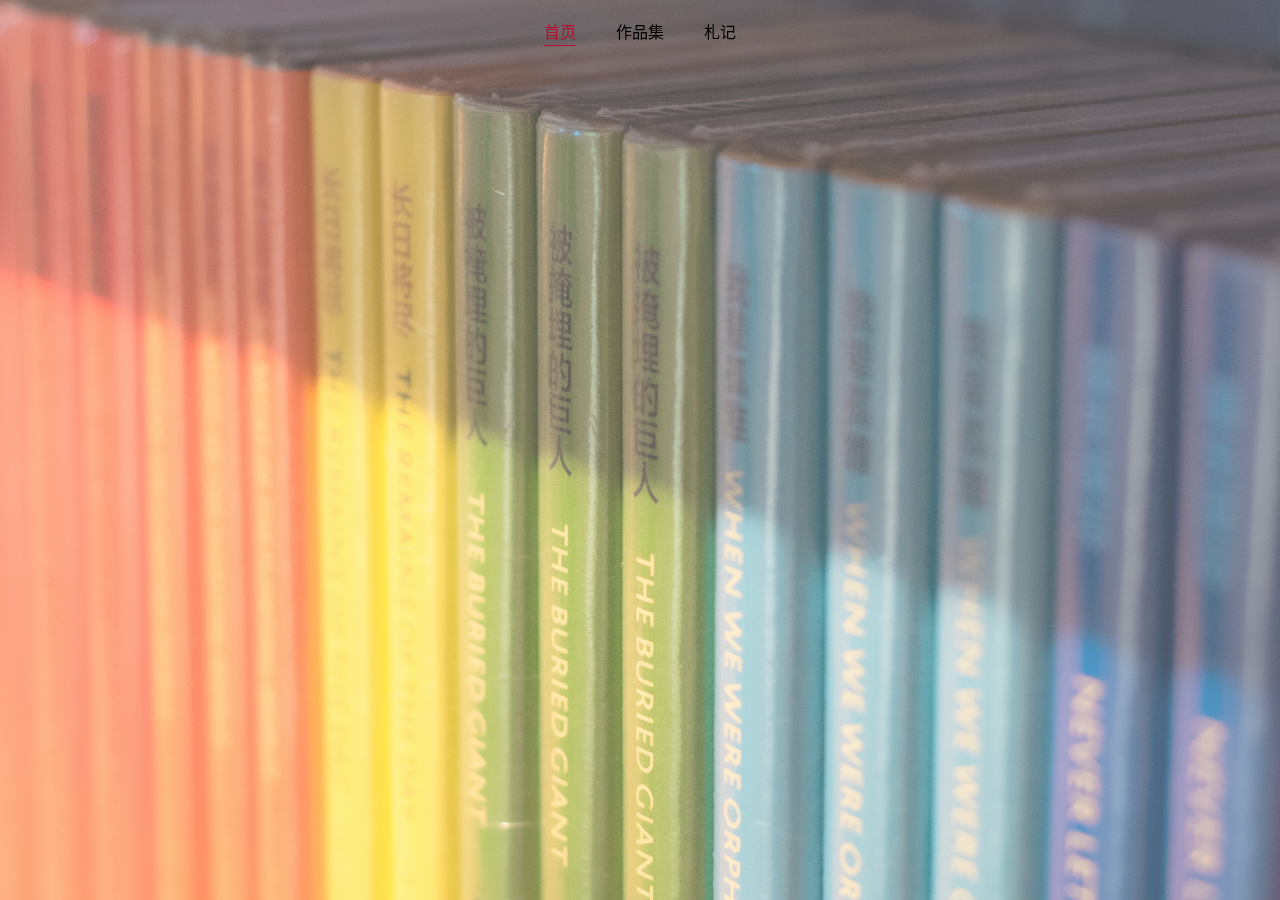
<file: index.html>
<!DOCTYPE html>
<html lang="zh-CN">
<head>
    <meta charset="UTF-8">
    <meta name="viewport" content="width=device-width, initial-scale=1.0">
    <title>斯是陋室</title>
    <link rel="stylesheet" href="styles.css">
    <link href="https://fonts.googleapis.com/css2?family=Bodoni+Moda:wght@400;700&family=Helvetica+Neue:wght@300;400;500&display=swap" rel="stylesheet">
    <script src="utils/image-utils.js"></script>
    <script src="scripts/navbar-scroll.js"></script>
</head>
<body>
    <!-- 导航栏 -->
    <nav class="navbar">
        <ul class="nav-links">
            <li><a href="index.html" class="nav-link active">首页</a></li>
            <li><a href="pages/portfolio.html" class="nav-link">作品集</a></li>
            <li><a href="pages/journal.html" class="nav-link">札记</a></li>
        </ul>
    </nav>

    <!-- 首页内容 -->
    <section class="hero-section"></section>
    
    <div class="hero-content-wrapper">
        <div class="hero-content">
            <div class="profile-image">
                <img src="images/home/Eric.jpg" alt="Fugao" class="profile-img">
            </div>
            <h1 class="hero-title">Fugao</h1>
            <div class="hero-description">
                <p>燕子去了，有再来的时候；杨柳枯了，有再青的时候；桃花谢了，有再开的时候。</p>
                <p>但是，聪明的，你告诉我，我们的日子为什么一去不复返呢？</p>
            </div>
        </div>
        
        <!-- 品牌Logo -->
        <div class="brand-logos">
            <img src="images/nikon-logo.svg" alt="Nikon" class="brand-logo nikon-logo">
            <img src="images/500px-logo.svg" alt="500px" class="brand-logo px500-logo">
            <!-- <img src="images/dji-logo.svg" alt="dji" class="brand-logo"> -->
        </div>
    </div>

    <script src="scripts/home.js"></script>
</body>
</html>
</file>
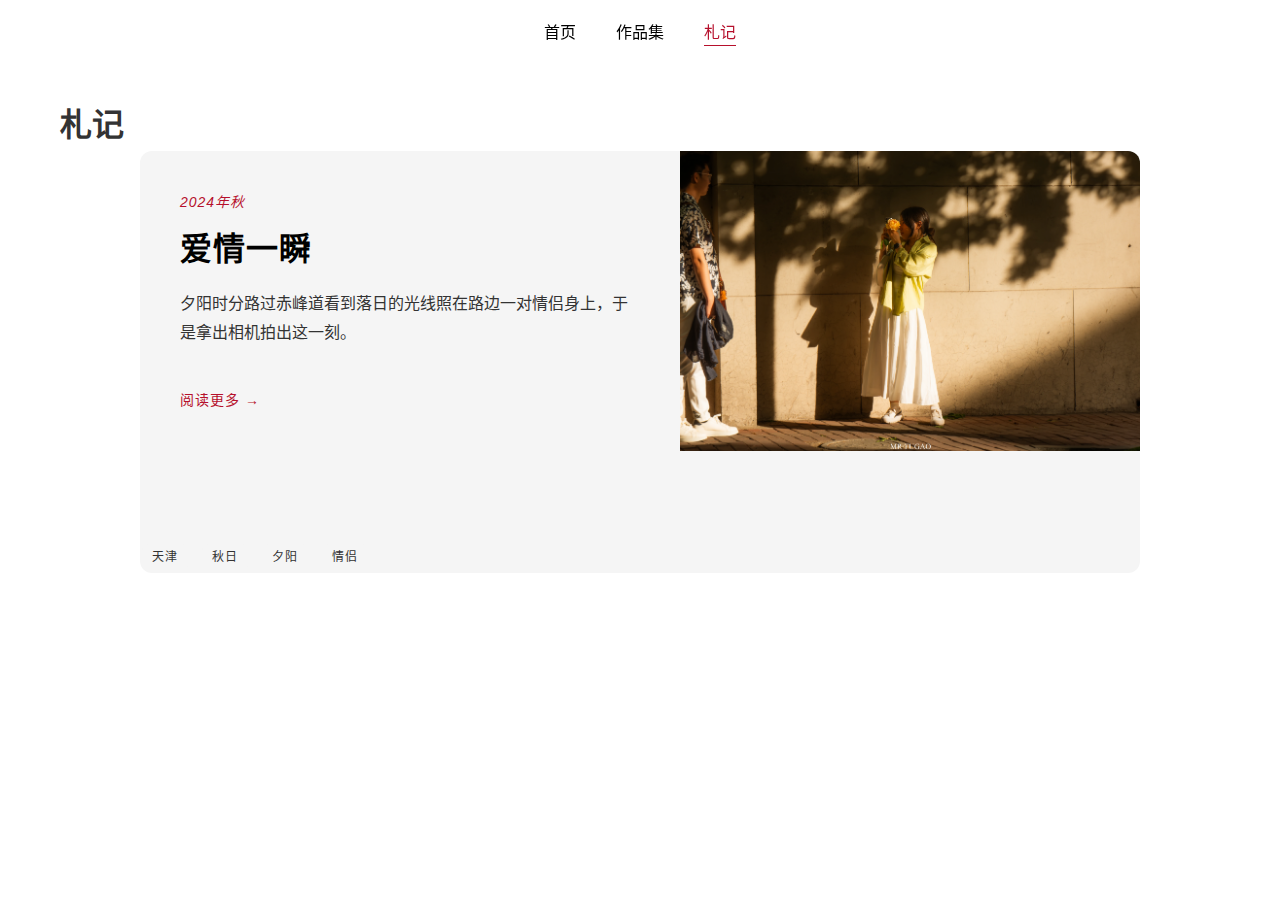
<file: pages/journal.html>
<!DOCTYPE html>
<html lang="zh-CN">
<head>
    <meta charset="UTF-8">
    <meta name="viewport" content="width=device-width, initial-scale=1.0">
    <title>札记</title>
    <link rel="stylesheet" href="../styles.css">
</head>
<body>
    <nav class="navbar">
        <ul class="nav-links">
            <li><a href="../index.html" class="nav-link">首页</a></li>
            <li><a href="portfolio.html" class="nav-link">作品集</a></li>
            <li><a href="journal.html" class="nav-link active">札记</a></li>
        </ul>
    </nav>
    <section class="journal-page">
        <div class="container">
            <h1>札记</h1>
            <div class="journal-list">
                
                    <article class="journal-preview">
                        <a href="journals/daily-life-01.html" style="text-decoration: none; color: inherit; display: block;">
                            <div class="journal-content-preview">
                                <div class="journal-text">
                                    <div class="journal-date">2024年秋</div>
                                    <h3 class="journal-title">爱情一瞬</h3>
                                    <p class="journal-excerpt">夕阳时分路过赤峰道看到落日的光线照在路边一对情侣身上，于是拿出相机拍出这一刻。</p>
                                    <div class="read-more">阅读更多 →</div>
                                </div>
                                <div class="journal-image">
                                    <img src="../images/journal/doc-01.webp" alt="爱情一瞬" loading="lazy">
                                </div>
                            </div>
                            <div class="journal-footer">
                                <div class="journal-tags">
                                    <span class="tag">天津</span><span class="tag">秋日</span><span class="tag">夕阳</span><span class="tag">情侣</span>
                                </div>
                            </div>
                        </a>
                    </article>
                
            </div>
        </div>
    </section>
</body>
</html>
</file>
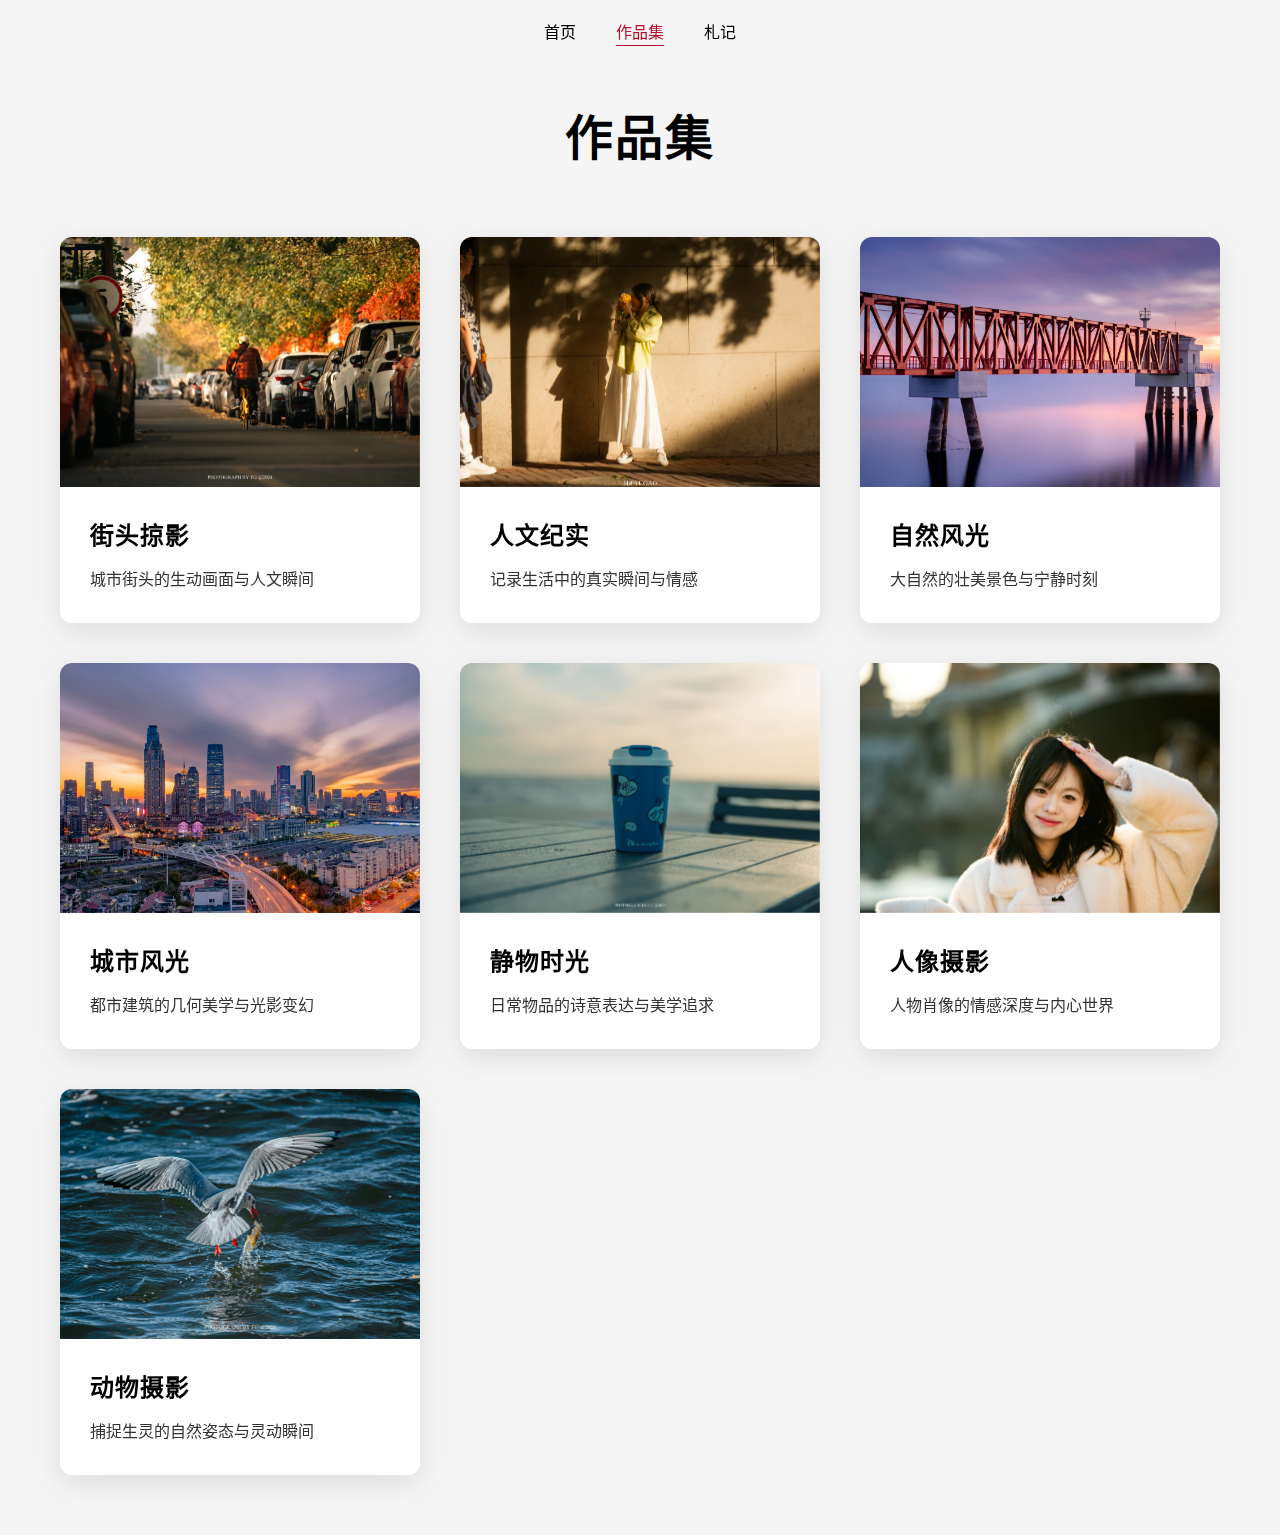
<file: pages/portfolio.html>
<!DOCTYPE html>
<html lang="zh-CN">
<head>
    <meta charset="UTF-8">
    <meta name="viewport" content="width=device-width, initial-scale=1.0">
    <title>作品集</title>
    <link rel="stylesheet" href="../styles.css">
    <link href="https://fonts.googleapis.com/css2?family=Bodoni+Moda:wght@400;700&family=Helvetica+Neue:wght@300;400;500&display=swap" rel="stylesheet">
    <script src="../utils/image-utils.js"></script>
    <script src="../scripts/navbar-scroll.js"></script>
</head>
<body>
    <!-- 导航栏 -->
    <nav class="navbar">
        <ul class="nav-links">
            <li><a href="../index.html" class="nav-link">首页</a></li>
            <li><a href="portfolio.html" class="nav-link active">作品集</a></li>
            <li><a href="journal.html" class="nav-link">札记</a></li>
        </ul>
    </nav>

    <!-- 作品集页面 -->
    <section class="portfolio-page">
        <div class="container">
            <h1 class="page-title">作品集</h1>
            <div class="category-grid">
                <div class="category-item" onclick="openCategory('street')">
                    <div class="category-image">
                        <img src="../images/categories/street-cover.webp" alt="街头掠影">
                    </div>
                    <div class="category-info">
                        <h3 class="category-title">街头掠影</h3>
                        <p class="category-description">城市街头的生动画面与人文瞬间</p>
                    </div>
                </div>
                
                <div class="category-item" onclick="openCategory('documentary')">
                    <div class="category-image">
                        <img src="../images/categories/documentary-cover.webp" alt="人文纪实">
                    </div>
                    <div class="category-info">
                        <h3 class="category-title">人文纪实</h3>
                        <p class="category-description">记录生活中的真实瞬间与情感</p>
                    </div>
                </div>
                
                <div class="category-item" onclick="openCategory('nature')">
                    <div class="category-image">
                        <img src="../images/categories/nature-cover.webp" alt="自然风光">
                    </div>
                    <div class="category-info">
                        <h3 class="category-title">自然风光</h3>
                        <p class="category-description">大自然的壮美景色与宁静时刻</p>
                    </div>
                </div>
                
                <div class="category-item" onclick="openCategory('cityscape')">
                    <div class="category-image">
                        <img src="../images/categories/cityscape-cover.webp" alt="城市风光">
                    </div>
                    <div class="category-info">
                        <h3 class="category-title">城市风光</h3>
                        <p class="category-description">都市建筑的几何美学与光影变幻</p>
                    </div>
                </div>
                
                <div class="category-item" onclick="openCategory('stilllife')">
                    <div class="category-image">
                        <img src="../images/categories/stilllife-cover.webp" alt="静物时光">
                    </div>
                    <div class="category-info">
                        <h3 class="category-title">静物时光</h3>
                        <p class="category-description">日常物品的诗意表达与美学追求</p>
                    </div>
                </div>
                
                <div class="category-item" onclick="openCategory('portrait')">
                    <div class="category-image">
                        <img src="../images/categories/portrait-cover.webp" alt="人像摄影">
                    </div>
                    <div class="category-info">
                        <h3 class="category-title">人像摄影</h3>
                        <p class="category-description">人物肖像的情感深度与内心世界</p>
                    </div>
                </div>
                
                <div class="category-item" onclick="openCategory('animals')">
                    <div class="category-image">
                        <img src="../images/categories/animals-cover.webp" alt="动物摄影">
                    </div>
                    <div class="category-info">
                        <h3 class="category-title">动物摄影</h3>
                        <p class="category-description">捕捉生灵的自然姿态与灵动瞬间</p>
                    </div>
                </div>
            </div>
        </div>
    </section>

    <script src="../scripts/portfolio.js"></script>
</body>
</html>
</file>
<file: styles.css>
/* 重置和基础样式 */
* {
    margin: 0;
    padding: 0;
    box-sizing: border-box;
}

html {
    height: 100%;
    overflow-x: hidden;
    scrollbar-width: none; /* Firefox */
    -ms-overflow-style: none; /* IE 和 Edge */
}

html::-webkit-scrollbar {
    display: none; /* Chrome, Safari 和 Opera */
}

body {
    font-family: 'Helvetica Neue', Arial, sans-serif;
    line-height: 1.6;
    color: #333333;
    background-color: #FFFFFF;
    overflow-x: hidden;
    overflow-y: auto;
    scrollbar-width: none; /* Firefox */
    -ms-overflow-style: none; /* IE 和 Edge */
}

body::-webkit-scrollbar {
    display: none; /* Chrome, Safari 和 Opera */
}

.container {
    max-width: 1200px;
    margin: 0 auto;
    padding: 0 20px;
}

/* Burberry色彩变量 */
:root {
    --burberry-beige: #D4B896;
    --burberry-black: #000000;
    --burberry-white: #FFFFFF;
    --burberry-red: #B6102C;
    --burberry-gray: #333333;
    --burberry-light-gray: #F5F5F5;
}

/* 导航栏 */
.navbar {
    position: fixed;
    top: 0;
    left: 0;
    right: 0;
    /* background: rgba(255, 255, 255, 0.9); */
    background:transparent;
    /* backdrop-filter: blur(5px); */
    z-index: 1000;
    padding: 20px 0;
    /* box-shadow: 0 2px 10px rgba(0, 0, 0, 0.1); */
    transition: transform 0.3s ease-in-out;
    transform: translateY(0);
}

/* 导航栏隐藏状态 */
.navbar.navbar-hidden {
    transform: translateY(-100%);
}

/* 导航栏显示状态 */
.navbar.navbar-visible {
    transform: translateY(0);
}

.nav-links {
    display: flex;
    justify-content: center;
    list-style: none;
    gap: 40px;
}

.nav-link {
    text-decoration: none;
    color: var(--burberry-black);
    font-weight: 500;
    font-size: 16px;
    position: relative;
    transition: color 0.3s ease;
}

.nav-link:hover,
.nav-link.active {
    color: var(--burberry-red);
}

.nav-link::after {
    content: '';
    position: absolute;
    bottom: -5px;
    left: 0;
    width: 0;
    height: 1px;
    background-color: var(--burberry-red);
    transition: width 0.3s ease;
}

.nav-link:hover::after,
.nav-link.active::after {
    width: 100%;
}

/* 首页 */
.hero-section {
    height: 100vh;
    width: 100vw;
    position: fixed;
    top: 0;
    left: 0;
    display: flex;
    flex-direction: column;
    justify-content: center;
    align-items: center;
    background: linear-gradient(rgba(255, 255, 255, 0.3), rgba(255, 255, 255, 0.3)), url('images/home/back.webp');
    background-size: cover;
    background-position: center;
    background-attachment: fixed;
    z-index: -1;
}

/* 内容容器 */
.hero-content-wrapper {
    position: relative;
    z-index: 1;
    height: 100vh;
    display: flex;
    flex-direction: column;
    justify-content: center;
    align-items: center;
    padding-top: 80px;
    opacity: 0;
    animation: fadeInContent 1s ease 0.5s forwards;
    box-sizing: border-box;
}

.hero-content {
    text-align: center;
    max-width: 600px;
    margin: 0 auto;
}

/* 加载动画 */
@keyframes fadeInContent {
    from {
        opacity: 0;
        transform: translateY(30px);
    }
    to {
        opacity: 1;
        transform: translateY(0);
    }
}

.profile-image {
    margin-bottom: 30px;
}

.profile-img {
    width: 300px;
    height: 300px;
    border-radius: 50%;
    object-fit: cover;
    border: 3px solid var(--burberry-beige);
    filter: grayscale(100%);
    transition: filter 0.3s ease;
}

.profile-img:hover {
    filter: grayscale(0%);
}

.hero-title {
    font-family: 'Bodoni Moda', serif;
    font-size: 28px;
    font-weight: 400;
    color: var(--burberry-black);
    margin-bottom: 35px;
    letter-spacing: 1.2px;
}

.hero-description {
    font-size: 16px;
    line-height: 1.8;
    color: var(--burberry-gray);
    margin-bottom: 50px;
}

.hero-description p {
    margin-bottom: 15px;
}

/* 品牌Logo */
.brand-logos {
    position: absolute;
    bottom: 0;
    left: 0;
    right: 0;
    background: transparent;
    padding: 25px 0;
    display: flex;
    justify-content: center;
    gap: 50px;
    align-items: center;
}

.brand-logo {
    opacity: 0.9;
}

/* 分别设置不同Logo的尺寸 */
.nikon-logo {
    height: 40px;
}

.px500-logo {
    height: 25px;
}

.brand-logo:hover {
    opacity: 1;
    filter: brightness(0) invert(1);
}

/* 作品集部分 */
.portfolio-section {
    min-height: 100vh;
    padding: 100px 0;
    background-color: var(--burberry-light-gray);
}

.section-title {
    font-family: 'Bodoni Moda', serif;
    font-size: 36px;
    text-align: center;
    margin-bottom: 60px;
    color: var(--burberry-black);
    letter-spacing: 1px;
}

.portfolio-grid {
    display: grid;
    grid-template-columns: repeat(4, 1fr);
    gap: 30px;
    margin-top: 40px;
}

.portfolio-item {
    background-color: var(--burberry-white);
    border-radius: 8px;
    overflow: hidden;
    box-shadow: 0 4px 20px rgba(0, 0, 0, 0.1);
    transition: transform 0.3s ease, box-shadow 0.3s ease;
    cursor: pointer;
}

.portfolio-item:hover {
    transform: translateY(-10px);
    box-shadow: 0 8px 30px rgba(0, 0, 0, 0.15);
}

.portfolio-img {
    width: 100%;
    height: 250px;
    object-fit: cover;
    transition: transform 0.3s ease;
}

.portfolio-item:hover .portfolio-img {
    transform: scale(1.05);
}

.portfolio-info {
    padding: 20px;
}

.portfolio-title {
    font-size: 18px;
    font-weight: 500;
    color: var(--burberry-black);
    margin-bottom: 8px;
}

.portfolio-description {
    font-size: 14px;
    color: var(--burberry-gray);
    line-height: 1.5;
}

/* 礼记部分 */
.journal-section {
    padding: 100px 0;
    background-color: var(--burberry-white);
}

.journal-content {
    max-width: 800px;
    margin: 0 auto;
    text-align: center;
    font-size: 20px;
    line-height: 1.8;
    color: var(--burberry-gray);
}

.journal-content p {
    margin-bottom: 20px;
}

/* 响应式设计 */
@media (max-width: 1024px) {
    .portfolio-grid {
        grid-template-columns: repeat(3, 1fr);
    }
}

@media (max-width: 768px) {
    .hero-title {
        font-size: 36px;
    }
    
    .hero-description {
        font-size: 16px;
    }
    
    .hero-section {
        background-attachment: scroll;
    }
    
    .hero-content-wrapper {
        padding: 100px 20px 80px;
    }
    
    .portfolio-grid {
        grid-template-columns: repeat(2, 1fr);
        gap: 20px;
    }
    
    .nav-links {
        gap: 20px;
    }
    
    .brand-logos {
        gap: 20px;
    }
}

@media (max-width: 480px) {
    .portfolio-grid {
        grid-template-columns: 1fr;
    }
    
    .profile-img {
        width: 200px;
        height: 200px;
    }
    
    .hero-title {
        font-size: 28px;
    }
    
    .section-title {
        font-size: 28px;
    }
}

/* 平滑滚动 */
html {
    scroll-behavior: smooth;
}

/* 加载动画 */
@keyframes fadeInUp {
    from {
        opacity: 0;
        transform: translateY(30px);
    }
    to {
        opacity: 1;
        transform: translateY(0);
    }
}

@keyframes fadeIn {
    from {
        opacity: 0;
    }
    to {
        opacity: 1;
    }
}

@keyframes slideInLeft {
    from {
        opacity: 0;
        transform: translateX(-50px);
    }
    to {
        opacity: 1;
        transform: translateX(0);
    }
}

.fade-in-up {
    animation: fadeInUp 0.6s ease forwards;
}

.fade-in {
    animation: fadeIn 0.8s ease forwards;
}

.slide-in-left {
    animation: slideInLeft 0.6s ease forwards;
}

/* 个人头像 */
.profile-image {
    position: relative;
    margin-bottom: 30px;
}

/* 作品网格动画 */
.portfolio-item {
    opacity: 0;
    transform: translateY(30px);
    transition: all 0.3s ease;
}

.portfolio-item.animate {
    opacity: 1;
    transform: translateY(0);
}

/* 精美的滚动条 */
::-webkit-scrollbar {
    width: 8px;
}

::-webkit-scrollbar-track {
    background: var(--burberry-light-gray);
}

::-webkit-scrollbar-thumb {
    background: var(--burberry-beige);
    border-radius: 4px;
}

::-webkit-scrollbar-thumb:hover {
    background: var(--burberry-red);
}

/* 文字选择样式 */
::selection {
    background: var(--burberry-beige);
    color: var(--burberry-white);
}

::-moz-selection {
    background: var(--burberry-beige);
    color: var(--burberry-white);
}

/* 首页札记预览部分 */
.journal-preview-section {
    padding: 80px 0;
    background-color: var(--burberry-white);
}

.journal-preview-item {
    margin-bottom: 60px;
    cursor: pointer;
    transition: all 0.3s ease;
    border-radius: 12px;
    overflow: hidden;
    background-color: var(--burberry-light-gray);
}

.journal-preview-item:hover {
    transform: translateY(-5px);
    box-shadow: 0 15px 35px rgba(0, 0, 0, 0.1);
}

.journal-content-preview {
    display: flex;
    align-items: stretch;
    min-height: 300px;
}

.journal-text {
    flex: 1;
    padding: 40px;
    display: flex;
    flex-direction: column;
    justify-content: center;
}

.journal-date {
    color: var(--burberry-red);
    font-size: 14px;
    margin-bottom: 15px;
    font-style: italic;
    text-transform: uppercase;
    letter-spacing: 1px;
}

.journal-title {
    font-family: 'Bodoni Moda', serif;
    font-size: 32px;
    color: var(--burberry-black);
    margin-bottom: 20px;
    letter-spacing: 1px;
    line-height: 1.3;
}

.journal-excerpt {
    color: var(--burberry-gray);
    font-size: 16px;
    line-height: 1.8;
    margin-bottom: 25px;
    flex-grow: 1;
}

.read-more {
    color: var(--burberry-red);
    font-size: 14px;
    font-weight: 500;
    transition: all 0.3s ease;
    text-transform: uppercase;
    letter-spacing: 1px;
}

.journal-preview-item:hover .read-more {
    transform: translateX(5px);
}

.journal-image {
    flex: 1;
    min-height: 300px;
}

.journal-image img {
    width: 100%;
    height: 100%;
    object-fit: cover;
    transition: transform 0.3s ease;
}

.journal-preview-item:hover .journal-image img {
    transform: scale(1.05);
}

/* 响应式设计 - 札记预览 */
@media (max-width: 768px) {
    .journal-content-preview {
        flex-direction: column;
    }
    
    .journal-text {
        padding: 30px 20px;
    }
    
    .journal-title {
        font-size: 24px;
    }
    
    .journal-image {
        min-height: 200px;
    }
}

/* 新页面样式 */
/* 作品集页面 */
.portfolio-page {
    min-height: 100vh;
    padding: 100px 0 60px; /* 减少顶部padding，因为导航栏现在可以滚动隐藏 */
    background-color: var(--burberry-light-gray);
    /* 性能优化 */
    transform: translateZ(0); /* 强制GPU加速 */
    backface-visibility: hidden; /* 减少重绘 */
}

.page-title {
    font-family: 'Bodoni Moda', serif;
    font-size: 48px;
    text-align: center;
    margin-bottom: 60px;
    color: var(--burberry-black);
    letter-spacing: 2px;
}

.category-grid {
    display: grid;
    grid-template-columns: repeat(auto-fit, minmax(350px, 1fr));
    gap: 40px;
    max-width: 1200px;
    margin: 0 auto;
    /* 性能优化 */
    contain: layout style; /* 限制重渲染范围 */
}

.category-item {
    background-color: var(--burberry-white);
    border-radius: 12px;
    overflow: hidden;
    box-shadow: 0 8px 30px rgba(0, 0, 0, 0.1);
    transition: all 0.3s cubic-bezier(0.4, 0.0, 0.2, 1);
    cursor: pointer;
    will-change: transform, box-shadow; /* GPU加速 */
    /* 取消动画，直接显示最终状态 */
    opacity: 1;
    transform: translateY(0) scale(1);
}

/* 暂时禁用动画初始状态 */
.category-item-initial {
    /* 注释掉初始隐藏状态 */
    /* opacity: 0;
    transform: translateY(40px) scale(0.95); */
}

/* 暂时禁用动画结束状态 */
.category-item-animate {
    /* 注释掉动画过渡 */
    /* opacity: 1;
    transform: translateY(0) scale(1);
    transition: all 0.5s cubic-bezier(0.25, 0.46, 0.45, 0.94); */
}

.category-item:hover {
    transform: translateY(-12px) scale(1.02);
    box-shadow: 0 20px 60px rgba(0, 0, 0, 0.15);
    transition: all 0.3s cubic-bezier(0.4, 0.0, 0.2, 1);
}

.category-image {
    height: 250px;
    overflow: hidden;
}

.category-image img {
    width: 100%;
    height: 100%;
    object-fit: cover;
    transition: transform 0.3s cubic-bezier(0.4, 0.0, 0.2, 1);
    will-change: transform; /* GPU加速 */
}

.category-item:hover .category-image img {
    transform: scale(1.08);
}

.category-info {
    padding: 30px;
}

.category-title {
    font-family: 'Bodoni Moda', serif;
    font-size: 24px;
    color: var(--burberry-black);
    margin-bottom: 12px;
    letter-spacing: 1px;
}

.category-description {
    color: var(--burberry-gray);
    font-size: 16px;
    line-height: 1.6;
}

/* 札记页面 */
.journal-page {
    min-height: 100vh;
    padding: 100px 0 60px; /* 减少顶部padding，因为导航栏现在可以滚动隐藏 */
    background-color: var(--burberry-white);
}

.journal-list {
    max-width: 1000px;
    margin: 0 auto;
}

.journal-preview {
    margin-bottom: 60px;
    cursor: pointer;
    transition: all 0.3s ease;
    border-radius: 12px;
    overflow: hidden;
    background-color: var(--burberry-light-gray);
}

.journal-preview:hover {
    transform: translateY(-5px);
    box-shadow: 0 15px 35px rgba(0, 0, 0, 0.1);
}

.journal-content-preview {
    display: flex;
    align-items: stretch;
    min-height: 300px;
}

.journal-text {
    flex: 1;
    padding: 40px;
    display: flex;
    flex-direction: column;
    justify-content: center;
}

.journal-date {
    color: var(--burberry-red);
    font-size: 14px;
    margin-bottom: 15px;
    font-style: italic;
    text-transform: uppercase;
    letter-spacing: 1px;
}

.journal-title {
    font-family: 'Bodoni Moda', serif;
    font-size: 32px;
    color: var(--burberry-black);
    margin-bottom: 20px;
    letter-spacing: 1px;
    line-height: 1.3;
}

.journal-excerpt {
    color: var(--burberry-gray);
    font-size: 16px;
    line-height: 1.8;
    margin-bottom: 25px;
    flex-grow: 1;
}

.read-more {
    color: var(--burberry-red);
    font-size: 14px;
    font-weight: 500;
    transition: all 0.3s ease;
    text-transform: uppercase;
    letter-spacing: 1px;
}

.journal-preview:hover .read-more {
    transform: translateX(5px);
}

.journal-image {
    flex: 1;
    min-height: 300px;
}

.journal-image img {
    width: 100%;
    height: 100%;
    object-fit: cover;
    transition: transform 0.3s ease;
}

.journal-preview:hover .journal-image img {
    transform: scale(1.05);
}

/* 札记详情页面 */
.journal-detail-page {
    min-height: 100vh;
    padding: 100px 0 60px; /* 减少顶部padding，因为导航栏现在可以滚动隐藏 */
    background-color: var(--burberry-white);
}
    padding: 120px 0 60px;
    background-color: var(--burberry-white);
}

.journal-header {
    max-width: 800px;
    margin: 0 auto 40px;
    text-align: center;
}

.back-button {
    display: inline-block;
    color: var(--burberry-red);
    text-decoration: none;
    font-size: 16px;
    margin-bottom: 30px;
    transition: color 0.3s ease;
}

.back-button:hover {
    color: var(--burberry-black);
}

/* 底部返回按钮样式 */
.gallery-footer {
    margin-top: 60px;
    padding: 40px 0;
    text-align: center;
    border-top: 1px solid rgba(212, 184, 150, 0.2);
}

.back-button-bottom {
    display: inline-block;
    color: var(--burberry-red);
    text-decoration: none;
    font-size: 18px;
    font-weight: 500;
    padding: 15px 30px;
    border: 2px solid var(--burberry-red);
    border-radius: 8px;
    transition: all 0.3s ease;
    background: transparent;
}

.back-button-bottom:hover {
    background: var(--burberry-red);
    color: var(--burberry-white);
    transform: translateY(-2px);
    box-shadow: 0 6px 20px rgba(182, 16, 44, 0.3);
}

.journal-meta .journal-date {
    color: var(--burberry-red);
    font-size: 14px;
    margin-bottom: 15px;
    text-transform: uppercase;
    letter-spacing: 2px;
}

.journal-meta .journal-title {
    font-family: 'Bodoni Moda', serif;
    font-size: 48px;
    color: var(--burberry-black);
    margin-bottom: 20px;
    letter-spacing: 1px;
    line-height: 1.2;
}

.journal-detail {
    max-width: 800px;
    margin: 0 auto;
}

.journal-hero-image {
    width: 100%;
    height: 300px;
    margin-bottom: 50px;
    border-radius: 12px;
    overflow: hidden;
}

.journal-hero-image img {
    width: 100%;
    height: 100%;
    object-fit: cover;
}

.journal-content {
    font-size: 18px;
    line-height: 1.8;
    color: var(--burberry-gray);
}

.journal-lead {
    font-size: 22px;
    line-height: 1.6;
    color: var(--burberry-black);
    margin-bottom: 40px;
    font-style: italic;
    text-align: center;
    padding: 0 20px;
}

.journal-text-block {
    margin-bottom: 40px;
}

.journal-text-block p {
    margin-bottom: 24px;
    text-indent: 2em;
}

.journal-image-insert {
    margin: 40px 0;
    text-align: center;
}

.journal-image-insert img {
    max-width: 100%;
    border-radius: 8px;
    box-shadow: 0 8px 25px rgba(0, 0, 0, 0.1);
}

.journal-image-insert caption {
    display: block;
    margin-top: 15px;
    font-size: 14px;
    color: var(--burberry-gray);
    font-style: italic;
}

.journal-image-gallery {
    margin: 50px 0;
}

.gallery-row {
    display: flex;
    gap: 20px;
    margin-bottom: 20px;
}

.gallery-item {
    flex: 1;
    text-align: center;
}

.gallery-item img {
    width: 100%;
    height: 250px;
    object-fit: cover;
    border-radius: 8px;
    box-shadow: 0 6px 20px rgba(0, 0, 0, 0.1);
}

.gallery-item caption {
    display: block;
    margin-top: 10px;
    font-size: 14px;
    color: var(--burberry-gray);
    font-style: italic;
}

.journal-footer {
    margin-top: 60px;
    padding-top: 30px;
    border-top: 1px solid var(--burberry-light-gray);
    display: flex;
    justify-content: space-between;
    align-items: center;
}

.journal-tags {
    display: flex;
    gap: 10px;
}

.tag {
    padding: 6px 12px;
    background-color: var(--burberry-light-gray);
    color: var(--burberry-gray);
    font-size: 12px;
    border-radius: 15px;
    text-transform: uppercase;
    letter-spacing: 1px;
}

.journal-date-full {
    font-size: 14px;
    color: var(--burberry-gray);
    font-style: italic;
}

/* 响应式设计 */
@media (max-width: 768px) {
    .journal-content-preview {
        flex-direction: column;
    }
    
    .journal-text {
        padding: 30px 25px;
    }
    
    .journal-image {
        min-height: 250px;
    }
    
    .journal-meta .journal-title {
        font-size: 36px;
    }
    
    .gallery-row {
        flex-direction: column;
        gap: 15px;
    }
    
    .journal-footer {
        flex-direction: column;
        align-items: flex-start;
        gap: 15px;
    }
}

/* 灯箱效果优化 */
.lightbox {
    position: fixed;
    top: 0;
    left: 0;
    width: 100%;
    height: 100%;
    background: rgba(0, 0, 0, 0.95);
    display: flex;
    justify-content: center;
    align-items: center;
    z-index: 2000;
    opacity: 0;
    transition: opacity 0.4s ease;
}

.lightbox-content {
    max-width: 90vw;
    max-height: 90vh;
    text-align: center;
}

.lightbox-content img {
    max-width: 100%;
    max-height: 80vh;
    object-fit: contain;
    border-radius: 8px;
    box-shadow: 0 10px 50px rgba(0, 0, 0, 0.5);
}

.lightbox-title {
    color: white;
    margin-top: 20px;
    font-size: 28px;
    font-family: 'Bodoni Moda', serif;
}

.lightbox-description {
    color: #ccc;
    margin-top: 10px;
    font-size: 18px;
}

/* 响应式优化 */
@media (max-width: 768px) {
    .page-title {
        font-size: 36px;
        margin-bottom: 40px;
    }
    
    .category-grid {
        grid-template-columns: 1fr;
        gap: 30px;
        padding: 0 20px;
    }
    
    .category-info {
        padding: 25px;
    }
    
    .category-title {
        font-size: 20px;
    }
    
    .journal-entry {
        margin: 0 20px 40px;
        padding: 30px 25px;
    }
    
    .entry-title {
        font-size: 24px;
    }
    
    .entry-text {
        font-size: 16px;
    }
}

/* 作品展示页面 */
.gallery-page {
    min-height: 100vh;
    padding: 100px 0 60px; /* 减少顶部padding，因为导航栏现在可以滚动隐藏 */
    background-color: var(--burberry-white);
}

.gallery-header {
    text-align: center;
    margin-bottom: 60px;
}

.back-button {
    display: inline-block;
    color: var(--burberry-red);
    text-decoration: none;
    font-size: 16px;
    margin-bottom: 20px;
    transition: color 0.3s ease;
}

.back-button:hover {
    color: var(--burberry-black);
}

.gallery-title {
    font-family: 'Bodoni Moda', serif;
    font-size: 48px;
    color: var(--burberry-black);
    margin-bottom: 15px;
    letter-spacing: 2px;
}

.gallery-description {
    font-size: 18px;
    color: var(--burberry-gray);
    max-width: 600px;
    margin: 0 auto;
}

.photo-grid {
    display: grid;
    grid-template-columns: repeat(auto-fit, minmax(300px, 1fr));
    gap: 30px;
    max-width: 1400px;
    margin: 0 auto;
}

.photo-item {
    position: relative;
    background-color: var(--burberry-light-gray);
    border-radius: 12px;
    overflow: hidden;
    cursor: pointer;
    transition: all 0.4s ease;
}

.photo-item:hover {
    transform: translateY(-10px);
    box-shadow: 0 20px 40px rgba(0, 0, 0, 0.15);
}

.photo-item img {
    width: 100%;
    height: 300px;
    object-fit: cover;
    transition: transform 0.4s ease;
}

.photo-item:hover img {
    transform: scale(1.05);
}

.photo-overlay {
    position: absolute;
    bottom: 0;
    left: 0;
    right: 0;
    background: linear-gradient(transparent, rgba(0, 0, 0, 0.8));
    color: white;
    padding: 30px 20px 20px;
    transform: translateY(100%);
    transition: transform 0.4s ease;
}

.photo-item:hover .photo-overlay {
    transform: translateY(0);
}

.photo-overlay h3 {
    font-family: 'Bodoni Moda', serif;
    font-size: 20px;
    margin-bottom: 8px;
    letter-spacing: 1px;
}

.photo-overlay p {
    font-size: 14px;
    opacity: 0.9;
}

/* 占位符样式 */
.photo-item.placeholder {
    background-color: var(--burberry-light-gray);
    animation: pulse 2s ease-in-out infinite;
}

.photo-item.placeholder:hover {
    transform: none;
    box-shadow: none;
}

.placeholder-content {
    padding: 20px;
    height: 300px;
    display: flex;
    flex-direction: column;
    justify-content: space-between;
}

.placeholder-image {
    height: 200px;
    background: linear-gradient(90deg, #f0f0f0 25%, #e0e0e0 50%, #f0f0f0 75%);
    background-size: 200% 100%;
    animation: shimmer 2s infinite;
    border-radius: 8px;
    margin-bottom: 15px;
}

.placeholder-text {
    display: flex;
    flex-direction: column;
    gap: 8px;
}

.placeholder-title {
    height: 20px;
    background: linear-gradient(90deg, #f0f0f0 25%, #e0e0e0 50%, #f0f0f0 75%);
    background-size: 200% 100%;
    animation: shimmer 2s infinite;
    border-radius: 4px;
    width: 70%;
}

.placeholder-description {
    height: 16px;
    background: linear-gradient(90deg, #f0f0f0 25%, #e0e0e0 50%, #f0f0f0 75%);
    background-size: 200% 100%;
    animation: shimmer 2s infinite;
    border-radius: 4px;
    width: 90%;
}

/* 渐入动画 */
.photo-item.fade-in {
    animation: fadeInImage 0.6s ease-out;
}

/* 错误占位符 */
.photo-item.error {
    background-color: #ffebee;
    display: flex;
    align-items: center;
    justify-content: center;
    height: 300px;
}

.error-placeholder {
    text-align: center;
    color: #c62828;
    font-size: 14px;
    opacity: 0.8;
}

/* 动画关键帧 */
@keyframes pulse {
    0%, 100% {
        opacity: 1;
    }
    50% {
        opacity: 0.8;
    }
}

@keyframes shimmer {
    0% {
        background-position: -200% 0;
    }
    100% {
        background-position: 200% 0;
    }
}

@keyframes fadeInImage {
    from {
        opacity: 0;
        transform: translateY(20px);
    }
    to {
        opacity: 1;
        transform: translateY(0);
    }
}

/* 动态加载提示样式 */
.loading-message {
    text-align: center;
    padding: 60px 20px;
    color: var(--burberry-gray);
    font-size: 18px;
    grid-column: 1 / -1; /* 占据整个网格宽度 */
}

.loading-message p {
    margin: 0;
    opacity: 0.7;
}

/* 无图片消息样式 */
.no-images-message {
    text-align: center;
    padding: 60px 20px;
    color: var(--burberry-gray);
    font-size: 18px;
    grid-column: 1 / -1;
}

.no-images-message p {
    margin: 0;
    opacity: 0.7;
}

/* 分页导航样式 */
.pagination-container {
    margin-top: 40px;
    text-align: center;
}

.pagination {
    display: flex;
    justify-content: center;
    align-items: center;
    gap: 8px;
    margin-bottom: 20px;
    flex-wrap: wrap;
}

.pagination-btn {
    background: var(--burberry-white);
    border: 1px solid var(--burberry-beige);
    color: var(--burberry-black);
    padding: 10px 15px;
    border-radius: 6px;
    cursor: pointer;
    font-size: 14px;
    font-weight: 500;
    transition: all 0.3s ease;
    min-width: 45px;
}

.pagination-btn:hover {
    background: var(--burberry-beige);
    color: var(--burberry-white);
    transform: translateY(-2px);
    box-shadow: 0 4px 12px rgba(212, 184, 150, 0.3);
}

.pagination-btn.active {
    background: var(--burberry-red);
    color: var(--burberry-white);
    border-color: var(--burberry-red);
}

.pagination-btn.active:hover {
    background: var(--burberry-red);
    transform: none;
    box-shadow: 0 4px 12px rgba(182, 16, 44, 0.3);
}

.pagination-info {
    color: var(--burberry-gray);
    font-size: 14px;
    opacity: 0.8;
    margin-top: 10px;
}

/* 响应式设计 - 分页 */
@media (max-width: 768px) {
    .pagination {
        gap: 6px;
    }
    
    .pagination-btn {
        padding: 8px 12px;
        font-size: 13px;
        min-width: 40px;
    }
    
    .pagination-info {
        font-size: 13px;
    }
}

@media (max-width: 480px) {
    .pagination {
        gap: 4px;
    }
    
    .pagination-btn {
        padding: 6px 10px;
        font-size: 12px;
        min-width: 35px;
    }
    
    .back-button-bottom {
        font-size: 16px;
        padding: 12px 24px;
    }
}

/* 优化灯箱显示尺寸 */
.lightbox-content img {
    max-width: 95vw;
    max-height: 85vh;
    object-fit: contain;
    border-radius: 8px;
    box-shadow: 0 10px 50px rgba(0, 0, 0, 0.7);
}

@media (max-width: 768px) {
    .gallery-title {
        font-size: 36px;
    }
    
    .photo-grid {
        grid-template-columns: repeat(auto-fit, minmax(250px, 1fr));
        gap: 20px;
        padding: 0 20px;
    }
    
    .photo-item img {
        height: 300px;
    }
    
    .gallery-header {
        padding: 0 20px;
    }
    
    /* 为移动端调整页面顶部间距 */
    .gallery-page,
    .portfolio-page,
    .journal-page,
    .journal-detail-page {
        padding-top: 90px; /* 移动端导航栏可以隐藏，减少padding */
    }
}
</file>
